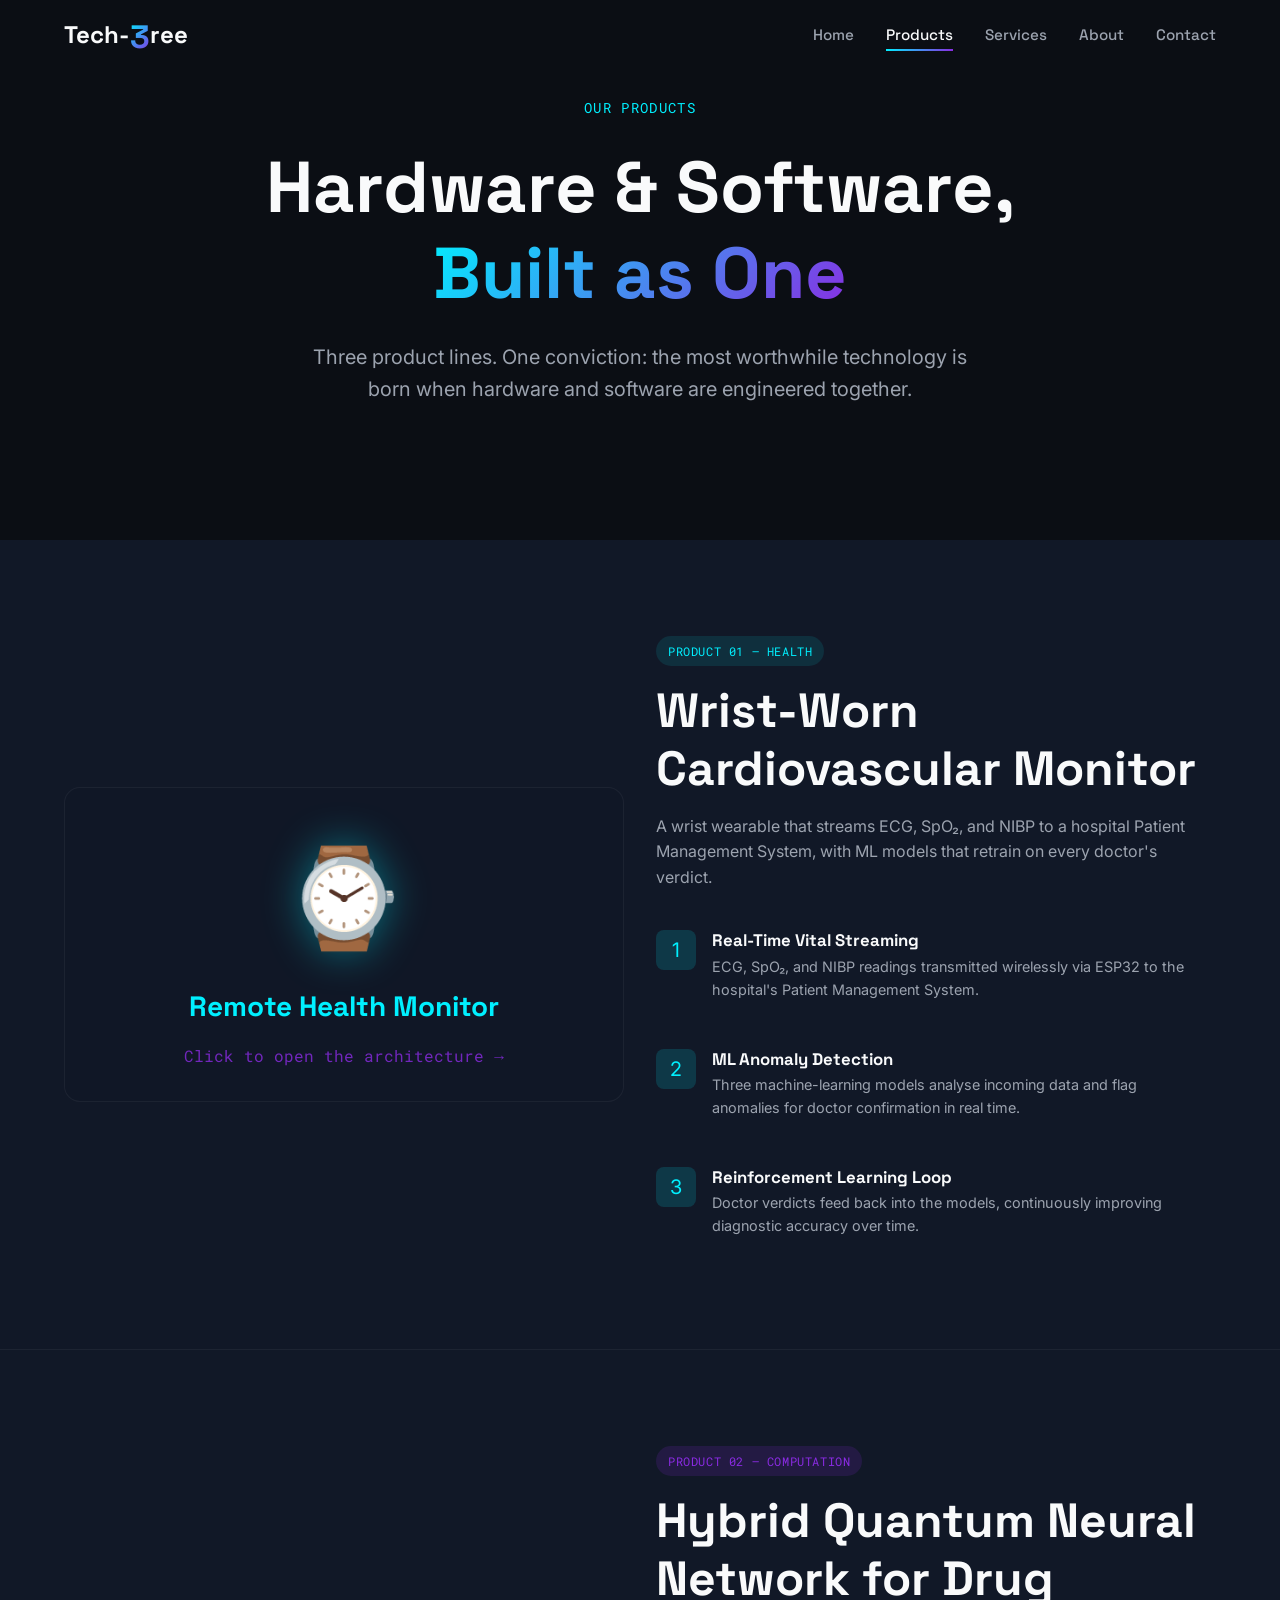
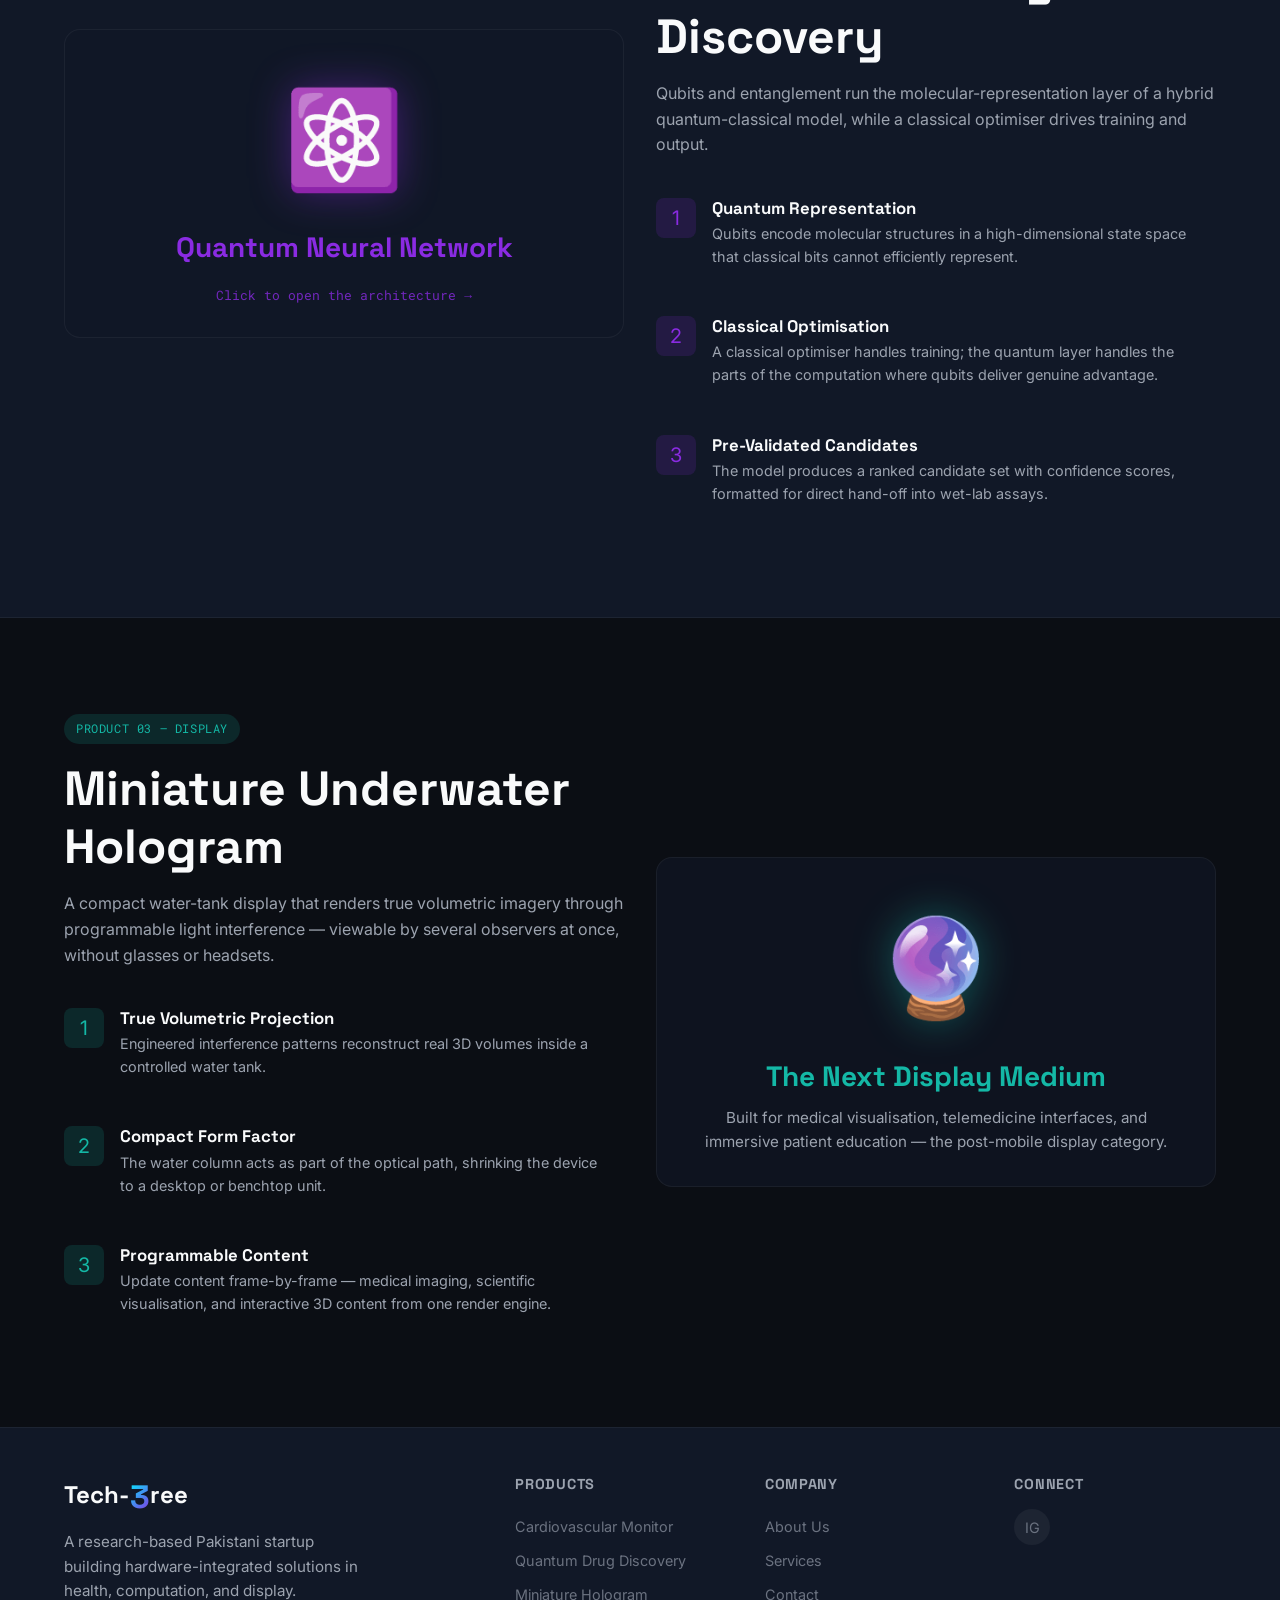
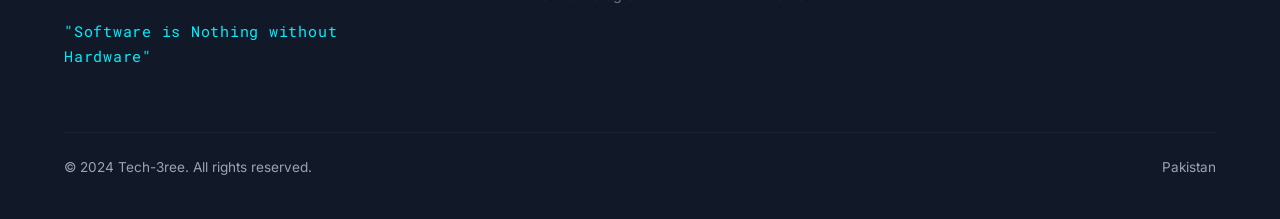
<file: products.html>
<!DOCTYPE html>
<html lang="en">
<head>
  <meta charset="UTF-8">
  <meta name="viewport" content="width=device-width, initial-scale=1.0">
  <title>Products — Tech-3ree</title>
  <meta name="description" content="Explore Tech-3ree's three hardware-integrated products: wrist-side cardiovascular monitoring, quantum drug discovery, and miniature holography.">
  <link rel="preconnect" href="https://fonts.googleapis.com">
  <link rel="preconnect" href="https://fonts.gstatic.com" crossorigin>
  <link href="https://fonts.googleapis.com/css2?family=Inter:wght@300;400;500;600;700&family=Roboto+Mono:wght@400;500;700&family=Space+Grotesk:wght@400;500;600;700&display=swap" rel="stylesheet">
  <link rel="stylesheet" href="css/styles.css">
</head>
<body>
  <nav class="navbar">
    <div class="container">
      <a href="index.html" class="logo">
        <span>Tech-<span class="logo-three">3</span>ree</span>
      </a>
      <button class="mobile-menu-btn" aria-label="Toggle menu" aria-expanded="false" aria-controls="nav-menu">
        <svg width="24" height="24" viewBox="0 0 24 24" fill="none" stroke="currentColor" stroke-width="2" stroke-linecap="round" stroke-linejoin="round"><line x1="3" y1="12" x2="21" y2="12"></line><line x1="3" y1="6" x2="21" y2="6"></line><line x1="3" y1="18" x2="21" y2="18"></line></svg>
      </button>
      <div class="nav-links" id="nav-menu">
        <a href="index.html">Home</a>
        <a href="products.html" class="active">Products</a>
        <a href="services.html">Services</a>
        <a href="about.html">About</a>
        <a href="contact.html">Contact</a>
      </div>
    </div>
  </nav>

  <header class="hero" style="min-height: 60vh;">
    <canvas id="products-canvas" class="hero-canvas"></canvas>
    <div class="hero-overlay"></div>
    <div class="hero-content">
      <span class="mono">Our Products</span>
      <h1>Hardware & Software, <span class="text-gradient">Built as One</span></h1>
      <p>Three product lines. One conviction: the most worthwhile technology is born when hardware and software are engineered together.</p>
    </div>
  </header>

  <main>
    <!-- ── Cardiovascular Monitor — Product Card ──────────────────────────── -->
    <section id="cardiovascular" class="product-section" style="background: var(--bg-secondary);">
      <div class="container">
        <div class="grid grid-2" style="align-items: center;">
          <div class="order-2 animate-on-scroll" style="order: 2;">
            <span class="product-tag cyan">Product 01 — Health</span>
            <h2>Wrist-Worn Cardiovascular Monitor</h2>
            <p>A wrist wearable that streams ECG, SpO₂, and NIBP to a hospital Patient Management System, with ML models that retrain on every doctor's verdict.</p>
            <ul class="feature-list" style="margin-top: 1.5rem;">
              <li class="feature-item" style="background: transparent; border: none; padding-left: 0;">
                <div class="feature-icon" style="background: rgba(0, 240, 255, 0.15); color: var(--accent-cyan);">1</div>
                <div>
                  <h4>Real-Time Vital Streaming</h4>
                  <p>ECG, SpO₂, and NIBP readings transmitted wirelessly via ESP32 to the hospital's Patient Management System.</p>
                </div>
              </li>
              <li class="feature-item" style="background: transparent; border: none; padding-left: 0;">
                <div class="feature-icon" style="background: rgba(0, 240, 255, 0.15); color: var(--accent-cyan);">2</div>
                <div>
                  <h4>ML Anomaly Detection</h4>
                  <p>Three machine-learning models analyse incoming data and flag anomalies for doctor confirmation in real time.</p>
                </div>
              </li>
              <li class="feature-item" style="background: transparent; border: none; padding-left: 0;">
                <div class="feature-icon" style="background: rgba(0, 240, 255, 0.15); color: var(--accent-cyan);">3</div>
                <div>
                  <h4>Reinforcement Learning Loop</h4>
                  <p>Doctor verdicts feed back into the models, continuously improving diagnostic accuracy over time.</p>
                </div>
              </li>
            </ul>
          </div>
          <a href="architecture.html" class="card-3d animate-on-scroll" style="text-align: center; min-height: 300px; display: flex; flex-direction: column; justify-content: center; align-items: center; order: 1; text-decoration: none; color: inherit;">
            <div style="font-size: 6rem; margin-bottom: 1rem; filter: drop-shadow(0 0 20px rgba(0, 240, 255, 0.4));">⌚</div>
            <h3 class="text-cyan">Remote Health Monitor</h3>
            <p style="margin-top: 0.5rem; font-family: var(--font-mono); font-size: 1.0rem; color: var(--accent-purple); opacity: 0.8;">Click to open the architecture →</p>
          </a>
        </div>
      </div>
    </section>

    <section id="quantum" class="product-section" style="background: var(--bg-secondary);">
      <div class="container">
        <div class="grid grid-2" style="align-items: center;">
          <div class="order-2 animate-on-scroll" style="order: 2;">
            <span class="product-tag purple">Product 02 — Computation</span>
            <h2>Hybrid Quantum Neural Network for Drug Discovery</h2>
            <p>Qubits and entanglement run the molecular-representation layer of a hybrid quantum-classical model, while a classical optimiser drives training and output.</p>
            <ul class="feature-list" style="margin-top: 1.5rem;">
              <li class="feature-item" style="background: transparent; border: none; padding-left: 0;">
                <div class="feature-icon" style="background: rgba(138, 43, 226, 0.15); color: var(--accent-purple);">1</div>
                <div>
                  <h4>Quantum Representation</h4>
                  <p>Qubits encode molecular structures in a high-dimensional state space that classical bits cannot efficiently represent.</p>
                </div>
              </li>
              <li class="feature-item" style="background: transparent; border: none; padding-left: 0;">
                <div class="feature-icon" style="background: rgba(138, 43, 226, 0.15); color: var(--accent-purple);">2</div>
                <div>
                  <h4>Classical Optimisation</h4>
                  <p>A classical optimiser handles training; the quantum layer handles the parts of the computation where qubits deliver genuine advantage.</p>
                </div>
              </li>
              <li class="feature-item" style="background: transparent; border: none; padding-left: 0;">
                <div class="feature-icon" style="background: rgba(138, 43, 226, 0.15); color: var(--accent-purple);">3</div>
                <div>
                  <h4>Pre-Validated Candidates</h4>
                  <p>The model produces a ranked candidate set with confidence scores, formatted for direct hand-off into wet-lab assays.</p>
                </div>
              </li>
            </ul>
          </div>
          <a href="architecture2.html" class="card-3d animate-on-scroll" style="text-align: center; min-height: 300px; display: flex; flex-direction: column; justify-content: center; align-items: center; order: 1; text-decoration: none; color: inherit;">
            <div style="font-size: 6rem; margin-bottom: 1rem; filter: drop-shadow(0 0 20px rgba(138, 43, 226, 0.4));">⚛️</div>
            <h3 class="text-purple">Quantum Neural Network</h3>
            <p style="margin-top: 0.5rem; font-family: var(--font-mono); font-size: 0.8rem; color: var(--accent-purple); opacity: 0.8;">Click to open the architecture →</p>
          </a>
        </div>
      </div>
    </section>

    <section id="hologram" class="product-section">
      <div class="container">
        <div class="grid grid-2" style="align-items: center;">
          <div class="animate-on-scroll">
            <span class="product-tag teal">Product 03 — Display</span>
            <h2>Miniature Underwater Hologram</h2>
            <p>A compact water-tank display that renders true volumetric imagery through programmable light interference — viewable by several observers at once, without glasses or headsets.</p>
            <ul class="feature-list" style="margin-top: 1.5rem;">
              <li class="feature-item" style="background: transparent; border: none; padding-left: 0;">
                <div class="feature-icon" style="background: rgba(20, 184, 166, 0.15); color: var(--accent-teal);">1</div>
                <div>
                  <h4>True Volumetric Projection</h4>
                  <p>Engineered interference patterns reconstruct real 3D volumes inside a controlled water tank.</p>
                </div>
              </li>
              <li class="feature-item" style="background: transparent; border: none; padding-left: 0;">
                <div class="feature-icon" style="background: rgba(20, 184, 166, 0.15); color: var(--accent-teal);">2</div>
                <div>
                  <h4>Compact Form Factor</h4>
                  <p>The water column acts as part of the optical path, shrinking the device to a desktop or benchtop unit.</p>
                </div>
              </li>
              <li class="feature-item" style="background: transparent; border: none; padding-left: 0;">
                <div class="feature-icon" style="background: rgba(20, 184, 166, 0.15); color: var(--accent-teal);">3</div>
                <div>
                  <h4>Programmable Content</h4>
                  <p>Update content frame-by-frame — medical imaging, scientific visualisation, and interactive 3D content from one render engine.</p>
                </div>
              </li>
            </ul>
          </div>
          <div class="card-3d animate-on-scroll" style="text-align: center; min-height: 300px; display: flex; flex-direction: column; justify-content: center; align-items: center;">
            <div style="font-size: 6rem; margin-bottom: 1rem; filter: drop-shadow(0 0 20px rgba(20, 184, 166, 0.4));">🔮</div>
            <h3 class="text-teal">The Next Display Medium</h3>
            <p>Built for medical visualisation, telemedicine interfaces, and immersive patient education — the post-mobile display category.</p>
          </div>
        </div>
      </div>
    </section>
  </main>

  <footer class="footer">
    <div class="container">
      <div class="footer-grid">
        <div class="footer-brand">
          <a href="index.html" class="logo">
                <span>Tech-<span class="logo-three">3</span>ree</span>
          </a>
          <p>A research-based Pakistani startup building hardware-integrated solutions in health, computation, and display.</p>
          <p class="mono" style="color: var(--accent-cyan);">"Software is Nothing without Hardware"</p>
        </div>
        <div class="footer-column">
          <h4>Products</h4>
          <a href="products.html#cardiovascular">Cardiovascular Monitor</a>
          <a href="products.html#quantum">Quantum Drug Discovery</a>
          <a href="products.html#hologram">Miniature Hologram</a>
        </div>
        <div class="footer-column">
          <h4>Company</h4>
          <a href="about.html">About Us</a>
          <a href="services.html">Services</a>
          <a href="contact.html">Contact</a>
        </div>
        <div class="footer-column">
          <h4>Connect</h4>
          <div class="social-links">
            <a href="https://www.instagram.com/tech.3ree/" target="_blank" rel="noopener noreferrer" aria-label="Instagram">IG</a>
          </div>
        </div>
      </div>
      <div class="footer-bottom">
        <p>© 2024 Tech-3ree. All rights reserved.</p>
        <p>Pakistan</p>
      </div>
    </div>
  </footer>

  <script src="js/main.js"></script>
</body>
</html>
</file>
<file: css/styles.css>
/* ==========================================================================
   Tech-3ree — Global Stylesheet
   Theme: Hardware-Integrated Research
   ========================================================================== */

/* --------------------------------------------------------------------------
   CSS Variables
   -------------------------------------------------------------------------- */
:root {
  /* Base colors */
  --bg-primary: #0B0E14;
  --bg-secondary: #111827;
  --bg-tertiary: #1F2937;
  --text-primary: #F9FAFB;
  --text-secondary: #9CA3AF;
  --text-muted: #6B7280;

  /* Accent colors */
  --accent-cyan: #00F0FF;
  --accent-purple: #8A2BE2;
  --accent-teal: #14B8A6;
  --accent-rose: #F43F5E;

  /* Gradients */
  --gradient-hero: linear-gradient(135deg, rgba(0, 240, 255, 0.15) 0%, rgba(138, 43, 226, 0.15) 50%, rgba(20, 184, 166, 0.15) 100%);
  --gradient-accent: linear-gradient(135deg, var(--accent-cyan) 0%, var(--accent-purple) 100%);

  /* Typography */
  --font-heading: 'Space Grotesk', sans-serif;
  --font-body: 'Inter', sans-serif;
  --font-mono: 'Roboto Mono', monospace;

  /* Spacing */
  --section-padding: 6rem 0;
  --container-padding: 0 1.5rem;

  /* Transitions */
  --transition-fast: 0.2s ease;
  --transition-base: 0.3s ease;
  --transition-slow: 0.5s ease;

  /* Shadows */
  --shadow-glow-cyan: 0 0 30px rgba(0, 240, 255, 0.3);
  --shadow-glow-purple: 0 0 30px rgba(138, 43, 226, 0.3);
  --shadow-card: 0 10px 40px rgba(0, 0, 0, 0.4);
}

/* --------------------------------------------------------------------------
   Reset & Base
   -------------------------------------------------------------------------- */
*,
*::before,
*::after {
  box-sizing: border-box;
  margin: 0;
  padding: 0;
}

html {
  scroll-behavior: smooth;
  font-size: 16px;
}

body {
  font-family: var(--font-body);
  background-color: var(--bg-primary);
  color: var(--text-primary);
  line-height: 1.6;
  overflow-x: hidden;
  -webkit-font-smoothing: antialiased;
  -moz-osx-font-smoothing: grayscale;
}

img {
  max-width: 100%;
  height: auto;
  display: block;
}

a {
  color: inherit;
  text-decoration: none;
  transition: color var(--transition-fast);
}

a:hover {
  color: var(--accent-cyan);
}

ul, ol {
  list-style: none;
}

/* --------------------------------------------------------------------------
   Typography
   -------------------------------------------------------------------------- */
h1, h2, h3, h4, h5, h6 {
  font-family: var(--font-heading);
  font-weight: 700;
  line-height: 1.2;
  color: var(--text-primary);
}

h1 {
  font-size: clamp(2.5rem, 6vw, 4.5rem);
  font-weight: 700;
}

h2 {
  font-size: clamp(2rem, 4vw, 3rem);
  margin-bottom: 1rem;
}

h3 {
  font-size: clamp(1.25rem, 2.5vw, 1.75rem);
  margin-bottom: 0.75rem;
}

p {
  margin-bottom: 1rem;
  color: var(--text-secondary);
}

.text-gradient {
  background: var(--gradient-accent);
  -webkit-background-clip: text;
  background-clip: text;
  -webkit-text-fill-color: transparent;
}

.text-cyan { color: var(--accent-cyan); }
.text-purple { color: var(--accent-purple); }
.text-teal { color: var(--accent-teal); }
.text-muted { color: var(--text-muted); }

.mono {
  font-family: var(--font-mono);
  font-size: 0.85rem;
  letter-spacing: 0.05em;
}

/* --------------------------------------------------------------------------
   Layout
   -------------------------------------------------------------------------- */
.container {
  width: 100%;
  max-width: 1200px;
  margin: 0 auto;
  padding: var(--container-padding);
}

.section {
  position: relative;
  padding: var(--section-padding);
  overflow: hidden;
}

.section-header {
  text-align: center;
  max-width: 800px;
  margin: 0 auto 4rem;
}

.section-header .mono {
  display: inline-block;
  color: var(--accent-cyan);
  text-transform: uppercase;
  margin-bottom: 0.75rem;
}

.section-header h2 {
  margin-bottom: 1rem;
}

.section-header p {
  font-size: 1.1rem;
  color: var(--text-secondary);
}

.grid {
  display: grid;
  gap: 2rem;
}

.grid-2 { grid-template-columns: repeat(2, minmax(0, 1fr)); }
.grid-3 { grid-template-columns: repeat(3, minmax(0, 1fr)); }
.grid-4 { grid-template-columns: repeat(4, minmax(0, 1fr)); }

.grid > * {
  min-width: 0;
}

/* --------------------------------------------------------------------------
   Navigation
   -------------------------------------------------------------------------- */
.navbar {
  position: fixed;
  top: 0;
  left: 0;
  width: 100%;
  z-index: 1000;
  padding: 1rem 0;
  transition: background var(--transition-base), backdrop-filter var(--transition-base);
}

.navbar.scrolled {
  background: rgba(11, 14, 20, 0.85);
  backdrop-filter: blur(12px);
  border-bottom: 1px solid rgba(255, 255, 255, 0.05);
}

.navbar .container {
  display: flex;
  align-items: center;
  justify-content: space-between;
}

.logo {
  display: flex;
  align-items: center;
  gap: 0.75rem;
  font-family: var(--font-heading);
  font-size: 1.5rem;
  font-weight: 700;
  color: var(--text-primary);
}
.logo-three {
  display: inline-block;
  font-size: 1.35em;
  font-weight: 800;
  line-height: 1;
  vertical-align: middle;
  background: var(--gradient-accent);
  -webkit-background-clip: text;
  background-clip: text;
  -webkit-text-fill-color: transparent;
  margin: 0 0.02em;
}
.nav-links {
  display: flex;
  align-items: center;
  gap: 2rem;
}

.nav-links a {
  font-family: var(--font-heading);
  font-size: 0.95rem;
  font-weight: 500;
  color: var(--text-secondary);
  position: relative;
  padding: 0.25rem 0;
}

.nav-links a::after {
  content: '';
  position: absolute;
  bottom: 0;
  left: 0;
  width: 0;
  height: 2px;
  background: var(--gradient-accent);
  transition: width var(--transition-base);
}

.nav-links a:hover,
.nav-links a.active {
  color: var(--text-primary);
}

.nav-links a:hover::after,
.nav-links a.active::after {
  width: 100%;
}

.mobile-menu-btn {
  display: none;
  background: none;
  border: none;
  color: var(--text-primary);
  font-size: 1.5rem;
  cursor: pointer;
  padding: 0.5rem;
}

/* --------------------------------------------------------------------------
   Buttons
   -------------------------------------------------------------------------- */
.btn {
  display: inline-flex;
  align-items: center;
  justify-content: center;
  gap: 0.5rem;
  padding: 0.85rem 1.75rem;
  border-radius: 8px;
  font-family: var(--font-heading);
  font-weight: 600;
  font-size: 0.95rem;
  transition: transform var(--transition-fast), box-shadow var(--transition-fast), background var(--transition-fast);
  cursor: pointer;
  border: none;
}

.btn:hover {
  transform: translateY(-2px);
}

.btn-primary {
  background: var(--gradient-accent);
  color: var(--bg-primary);
  box-shadow: var(--shadow-glow-cyan);
}

.btn-primary:hover {
  box-shadow: 0 0 40px rgba(0, 240, 255, 0.5);
}

.btn-outline {
  background: transparent;
  color: var(--text-primary);
  border: 1px solid rgba(255, 255, 255, 0.2);
}

.btn-outline:hover {
  border-color: var(--accent-cyan);
  box-shadow: var(--shadow-glow-cyan);
}

/* --------------------------------------------------------------------------
   Hero
   -------------------------------------------------------------------------- */
.hero {
  position: relative;
  min-height: 100vh;
  display: flex;
  align-items: center;
  justify-content: center;
  text-align: center;
  overflow: hidden;
}

.hero-canvas {
  position: absolute;
  top: 0;
  left: 0;
  width: 100%;
  height: 100%;
  z-index: 0;
}

.hero-content {
  position: relative;
  z-index: 2;
  max-width: 900px;
  padding: 0 1.5rem;
}

.hero .mono {
  display: inline-block;
  color: var(--accent-cyan);
  margin-bottom: 1.5rem;
  text-transform: uppercase;
  letter-spacing: 0.1em;
  animation: fadeInUp 0.8s ease both;
  animation-delay: 0.2s;
}

.hero h1 {
  margin-bottom: 1.5rem;
  animation: fadeInUp 0.8s ease both;
  animation-delay: 0.4s;
}

.hero p {
  font-size: clamp(1rem, 2vw, 1.25rem);
  color: var(--text-secondary);
  margin-bottom: 2.5rem;
  max-width: 700px;
  margin-left: auto;
  margin-right: auto;
  animation: fadeInUp 0.8s ease both;
  animation-delay: 0.6s;
}

.hero-cta {
  display: flex;
  gap: 1rem;
  justify-content: center;
  flex-wrap: wrap;
  animation: fadeInUp 0.8s ease both;
  animation-delay: 0.8s;
}

.hero-overlay {
  position: absolute;
  bottom: 0;
  left: 0;
  width: 100%;
  height: 200px;
  background: linear-gradient(to top, var(--bg-primary), transparent);
  z-index: 1;
  pointer-events: none;
}

/* --------------------------------------------------------------------------
   3D Cards
   -------------------------------------------------------------------------- */
.card-3d {
  position: relative;
  background: rgba(17, 24, 39, 0.6);
  border: 1px solid rgba(255, 255, 255, 0.05);
  border-radius: 16px;
  padding: 2rem;
  transform-style: preserve-3d;
  transform: perspective(1000px);
  transition: transform var(--transition-base), box-shadow var(--transition-base);
  cursor: default;
  overflow: hidden;
}

.card-3d::before {
  content: '';
  position: absolute;
  top: 0;
  left: -100%;
  width: 100%;
  height: 100%;
  background: linear-gradient(90deg, transparent, rgba(255, 255, 255, 0.05), transparent);
  transition: left 0.6s ease;
  pointer-events: none;
}

.card-3d:hover::before {
  left: 100%;
}

.card-3d:hover {
  box-shadow: 0 20px 60px rgba(0, 240, 255, 0.1);
  border-color: rgba(0, 240, 255, 0.2);
}

.card-icon {
  width: 60px;
  height: 60px;
  border-radius: 12px;
  display: flex;
  align-items: center;
  justify-content: center;
  font-size: 1.75rem;
  margin-bottom: 1.5rem;
  background: var(--bg-tertiary);
  box-shadow: 0 0 20px rgba(0, 240, 255, 0.15);
}

.card-3d h3 {
  margin-bottom: 0.75rem;
}

.card-3d p {
  margin-bottom: 0;
  color: var(--text-secondary);
  font-size: 0.95rem;
}

/* --------------------------------------------------------------------------
   Feature Lists
   -------------------------------------------------------------------------- */
.feature-list {
  display: flex;
  flex-direction: column;
  gap: 1rem;
}

.feature-item {
  display: flex;
  gap: 1rem;
  align-items: flex-start;
  padding: 1rem;
  background: rgba(255, 255, 255, 0.03);
  border-radius: 12px;
  border: 1px solid rgba(255, 255, 255, 0.05);
}

.feature-icon {
  flex-shrink: 0;
  width: 40px;
  height: 40px;
  border-radius: 8px;
  background: var(--gradient-accent);
  display: flex;
  align-items: center;
  justify-content: center;
  font-size: 1.25rem;
}

.feature-item h4 {
  font-size: 1.05rem;
  margin-bottom: 0.25rem;
}

.feature-item p {
  margin-bottom: 0;
  font-size: 0.9rem;
}

/* --------------------------------------------------------------------------
   Stats
   -------------------------------------------------------------------------- */
.stat-card {
  background: rgba(255, 255, 255, 0.03);
  border: 1px solid rgba(255, 255, 255, 0.05);
  border-radius: 12px;
  padding: 1.5rem;
  text-align: center;
}

.stat-number {
  font-family: var(--font-mono);
  font-size: 2rem;
  font-weight: 700;
  color: var(--accent-cyan);
  margin-bottom: 0.5rem;
}

.stat-label {
  font-size: 0.85rem;
  color: var(--text-secondary);
  text-transform: uppercase;
  letter-spacing: 0.05em;
}

/* --------------------------------------------------------------------------
   Product Sections
   -------------------------------------------------------------------------- */
.product-section {
  position: relative;
  padding: 6rem 0;
  border-bottom: 1px solid rgba(255, 255, 255, 0.05);
}

.product-section:last-child {
  border-bottom: none;
}

.product-tag {
  display: inline-block;
  padding: 0.35rem 0.75rem;
  border-radius: 999px;
  font-family: var(--font-mono);
  font-size: 0.75rem;
  text-transform: uppercase;
  letter-spacing: 0.05em;
  margin-bottom: 1rem;
}

.product-tag.cyan { background: rgba(0, 240, 255, 0.1); color: var(--accent-cyan); }
.product-tag.purple { background: rgba(138, 43, 226, 0.15); color: var(--accent-purple); }
.product-tag.teal { background: rgba(20, 184, 166, 0.15); color: var(--accent-teal); }

/* --------------------------------------------------------------------------
   Timeline / Roadmap
   -------------------------------------------------------------------------- */
.timeline {
  position: relative;
  padding-left: 2rem;
}

.timeline::before {
  content: '';
  position: absolute;
  left: 7px;
  top: 0;
  height: 100%;
  width: 2px;
  background: var(--gradient-accent);
}

.timeline-item {
  position: relative;
  padding-bottom: 2rem;
}

.timeline-item::before {
  content: '';
  position: absolute;
  left: -2rem;
  top: 0.35rem;
  width: 12px;
  height: 12px;
  border-radius: 50%;
  background: var(--accent-cyan);
  box-shadow: 0 0 15px var(--accent-cyan);
}

.timeline-item h4 {
  color: var(--text-primary);
  margin-bottom: 0.25rem;
}

.timeline-item p {
  margin-bottom: 0;
  font-size: 0.95rem;
}

/* --------------------------------------------------------------------------
   Contact
   -------------------------------------------------------------------------- */
.contact-form {
  max-width: 600px;
  margin: 0 auto;
  background: rgba(17, 24, 39, 0.6);
  border: 1px solid rgba(255, 255, 255, 0.05);
  border-radius: 16px;
  padding: 2.5rem;
}

.form-group {
  margin-bottom: 1.5rem;
}

.form-group label {
  display: block;
  margin-bottom: 0.5rem;
  font-family: var(--font-heading);
  font-size: 0.9rem;
  color: var(--text-secondary);
}

.form-group input,
.form-group textarea,
.form-group select {
  width: 100%;
  padding: 0.85rem 1rem;
  background: rgba(255, 255, 255, 0.03);
  border: 1px solid rgba(255, 255, 255, 0.1);
  border-radius: 8px;
  color: var(--text-primary);
  font-family: var(--font-body);
  font-size: 1rem;
  transition: border-color var(--transition-fast), box-shadow var(--transition-fast);
}

.form-group input:focus,
.form-group textarea:focus,
.form-group select:focus {
  outline: none;
  border-color: var(--accent-cyan);
  box-shadow: 0 0 0 3px rgba(0, 240, 255, 0.1);
}

.form-group textarea {
  min-height: 120px;
  resize: vertical;
}

/* --------------------------------------------------------------------------
   Cardiovascular 3D Visualization
   -------------------------------------------------------------------------- */
.cviz-section {
  position: relative;
  padding: 0;
  margin: 0;
  overflow: hidden;
  border-bottom: 1px solid rgba(255, 255, 255, 0.05);
}

.cviz-container {
  position: relative;
  width: 100%;
  height: 92vh;
  min-height: 620px;
  max-height: 920px;
  background: #050810;
  overflow: hidden;
}

.cviz-container canvas {
  display: block;
  width: 100%;
  height: 100%;
}

.cviz-cross {
  position: absolute;
  top: 24px;
  right: 24px;
  width: 60px;
  height: 60px;
  display: flex;
  align-items: center;
  justify-content: center;
  z-index: 10;
  pointer-events: none;
}

.cviz-cross::before,
.cviz-cross::after {
  content: '';
  position: absolute;
  background: #EF4444;
  border-radius: 2px;
}

.cviz-cross::before {
  width: 8px;
  height: 48px;
}

.cviz-cross::after {
  width: 48px;
  height: 8px;
}

.cviz-back-btn {
  position: absolute;
  top: 24px;
  left: 24px;
  padding: 0.6rem 1.2rem;
  background: rgba(17, 24, 39, 0.8);
  border: 1px solid rgba(255, 255, 255, 0.15);
  border-radius: 8px;
  color: var(--text-primary);
  font-family: var(--font-mono);
  font-size: 0.85rem;
  cursor: pointer;
  z-index: 10;
  display: none;
  transition: background var(--transition-fast), border-color var(--transition-fast);
  backdrop-filter: blur(8px);
}

.cviz-back-btn:hover {
  background: rgba(0, 240, 255, 0.1);
  border-color: var(--accent-cyan);
}

.cviz-back-btn.visible {
  display: flex;
  align-items: center;
  gap: 0.5rem;
}

.cviz-info-panel {
  position: absolute;
  bottom: 24px;
  left: 50%;
  transform: translateX(-50%);
  background: rgba(11, 14, 20, 0.92);
  border: 1px solid rgba(0, 240, 255, 0.25);
  border-radius: 12px;
  padding: 1.2rem 1.8rem;
  z-index: 10;
  max-width: 500px;
  text-align: center;
  backdrop-filter: blur(12px);
  opacity: 0;
  transform: translateX(-50%) translateY(10px);
  transition: opacity 0.3s ease, transform 0.3s ease;
  pointer-events: none;
}

.cviz-info-panel.visible {
  opacity: 1;
  transform: translateX(-50%) translateY(0);
  pointer-events: auto;
}

.cviz-info-panel h4 {
  font-family: var(--font-heading);
  font-size: 1rem;
  color: var(--accent-cyan);
  margin-bottom: 0.4rem;
}

.cviz-info-panel p {
  font-size: 0.85rem;
  color: var(--text-secondary);
  margin-bottom: 0;
  line-height: 1.5;
}

.cviz-hint {
  position: absolute;
  bottom: 24px;
  left: 50%;
  transform: translateX(-50%);
  z-index: 10;
  pointer-events: none;
  opacity: 0;
  transition: opacity 0.5s ease;
}

.cviz-hint.visible {
  opacity: 1;
}

.cviz-hint-text {
  font-family: var(--font-mono);
  font-size: 0.8rem;
  color: rgba(255, 255, 255, 0.5);
  background: rgba(11, 14, 20, 0.7);
  padding: 0.5rem 1rem;
  border-radius: 20px;
  border: 1px solid rgba(255, 255, 255, 0.08);
  white-space: nowrap;
}

@media (max-width: 768px) {
  .cviz-container {
    height: 65vh;
    min-height: 400px;
  }

  .cviz-cross {
    width: 44px;
    height: 44px;
    top: 16px;
    right: 16px;
  }

  .cviz-cross::before {
    width: 6px;
    height: 36px;
  }

  .cviz-cross::after {
    width: 36px;
    height: 6px;
  }

  .cviz-back-btn {
    top: 16px;
    left: 16px;
    padding: 0.5rem 1rem;
    font-size: 0.8rem;
  }

  .cviz-info-panel {
    left: 1rem;
    right: 1rem;
    transform: translateX(0) translateY(10px);
    max-width: none;
    bottom: 16px;
  }

  .cviz-info-panel.visible {
    transform: translateX(0) translateY(0);
  }

  .cviz-hint {
    left: 1rem;
    right: 1rem;
    transform: none;
    bottom: 16px;
  }
}

/* Drag-mode toggle button */
.cviz-drag-btn {
  position: absolute;
  top: 24px;
  left: 50%;
  transform: translateX(-50%);
  padding: 0.6rem 1.2rem;
  background: rgba(17, 24, 39, 0.8);
  border: 1px solid rgba(255, 255, 255, 0.15);
  border-radius: 8px;
  color: var(--text-primary);
  font-family: var(--font-mono);
  font-size: 0.85rem;
  cursor: pointer;
  z-index: 10;
  transition: background var(--transition-fast), border-color var(--transition-fast);
  backdrop-filter: blur(8px);
  display: flex;
  align-items: center;
  gap: 0.5rem;
}

.cviz-drag-btn:hover {
  background: rgba(0, 240, 255, 0.1);
  border-color: var(--accent-cyan);
}

.cviz-drag-btn.active {
  background: rgba(0, 240, 255, 0.15);
  border-color: var(--accent-cyan);
  color: var(--accent-cyan);
}

/* Fullscreen exit button */
.cviz-fullscreen-btn {
  position: absolute;
  top: 24px;
  right: 160px;
  padding: 0.6rem 1.2rem;
  background: rgba(17, 24, 39, 0.8);
  border: 1px solid rgba(239, 68, 68, 0.3);
  border-radius: 8px;
  color: var(--text-primary);
  font-family: var(--font-mono);
  font-size: 0.85rem;
  cursor: pointer;
  z-index: 10;
  transition: background var(--transition-fast), border-color var(--transition-fast);
  backdrop-filter: blur(8px);
  display: none;
  align-items: center;
  gap: 0.5rem;
}

.cviz-fullscreen-btn:hover {
  background: rgba(239, 68, 68, 0.1);
  border-color: var(--accent-red);
}

.cviz-fullscreen-btn.visible {
  display: flex;
}

/* Fullscreen mode */
.cviz-container.cviz-fullscreen {
  position: fixed;
  top: 0;
  left: 0;
  width: 100vw;
  height: 100vh;
  min-height: unset;
  max-height: unset;
  z-index: 9999;
  border-radius: 0;
  transition: height 0.35s ease, min-height 0.35s ease, max-height 0.35s ease;
}

.cviz-container.cviz-fullscreen .cviz-drag-btn {
  top: 16px;
  right: 16px;
}

.cviz-container.cviz-fullscreen .cviz-fullscreen-btn {
  top: 16px;
  right: 180px;
}

@media (max-width: 768px) {
  .cviz-drag-btn {
    top: 16px;
    right: 16px;
    padding: 0.5rem 0.8rem;
    font-size: 0.75rem;
  }

  .cviz-fullscreen-btn {
    top: 16px;
    right: 120px;
    padding: 0.5rem 0.8rem;
    font-size: 0.75rem;
  }
}

/* --------------------------------------------------------------------------
   Footer
   -------------------------------------------------------------------------- */
.footer {
  background: var(--bg-secondary);
  padding: 3rem 0 1.5rem;
  border-top: 1px solid rgba(255, 255, 255, 0.05);
}

.footer-grid {
  display: grid;
  grid-template-columns: 2fr 1fr 1fr 1fr;
  gap: 3rem;
  margin-bottom: 3rem;
}

.footer-brand p {
  margin: 1rem 0;
  max-width: 300px;
  font-size: 0.95rem;
}

.footer-column h4 {
  font-size: 0.9rem;
  text-transform: uppercase;
  letter-spacing: 0.05em;
  margin-bottom: 1rem;
  color: var(--text-secondary);
}

.footer-column a {
  display: block;
  color: var(--text-muted);
  padding: 0.35rem 0;
  font-size: 0.9rem;
  transition: color var(--transition-fast);
}

.footer-column a:hover {
  color: var(--accent-cyan);
}

.footer-bottom {
  display: flex;
  justify-content: space-between;
  align-items: center;
  padding-top: 1.5rem;
  border-top: 1px solid rgba(255, 255, 255, 0.05);
  font-size: 0.85rem;
  color: var(--text-muted);
  flex-wrap: wrap;
  gap: 1rem;
}

.social-links {
  display: flex;
  gap: 1rem;
}

.social-links a {
  width: 36px;
  height: 36px;
  border-radius: 50%;
  background: rgba(255, 255, 255, 0.05);
  display: flex;
  align-items: center;
  justify-content: center;
  transition: background var(--transition-fast), transform var(--transition-fast);
}

.social-links a:hover {
  background: rgba(0, 240, 255, 0.15);
  transform: translateY(-3px);
}

/* --------------------------------------------------------------------------
   Utilities
   -------------------------------------------------------------------------- */
.flex { display: flex; }
.items-center { align-items: center; }
.justify-between { justify-content: space-between; }
.gap-2 { gap: 2rem; }
.mt-1 { margin-top: 1rem; }
.mt-2 { margin-top: 2rem; }
.text-center { text-align: center; }
.hidden { display: none; }

/* --------------------------------------------------------------------------
   Animations
   -------------------------------------------------------------------------- */
@keyframes fadeInUp {
  from {
    opacity: 0;
    transform: translateY(20px);
  }
  to {
    opacity: 1;
    transform: translateY(0);
  }
}

@keyframes float {
  0%, 100% { transform: translateY(0); }
  50% { transform: translateY(-10px); }
}

.animate-on-scroll {
  opacity: 0;
  transform: translateY(30px);
  transition: opacity 0.6s ease, transform 0.6s ease;
}

.animate-on-scroll.is-visible {
  opacity: 1;
  transform: translateY(0);
}

/* --------------------------------------------------------------------------
   Responsive
   -------------------------------------------------------------------------- */
@media (max-width: 1024px) {
  :root {
    --section-padding: 5rem 0;
  }

  .grid-4 { grid-template-columns: repeat(2, minmax(0, 1fr)); }
  .footer-grid { grid-template-columns: repeat(2, minmax(0, 1fr)); }

  .card-3d,
  .contact-form {
    padding: 1.75rem;
  }
}

@media (max-width: 768px) {
  :root {
    --section-padding: 4rem 0;
    --container-padding: 0 1rem;
  }

  html {
    font-size: 15px;
  }

  body.nav-open {
    overflow: hidden;
  }

  .navbar {
    padding: 0.75rem 0;
  }

  .navbar .container {
    min-height: 44px;
  }

  .logo {
    gap: 0.55rem;
    font-size: 1.25rem;
  }

  .nav-links {
    position: fixed;
    top: 0;
    right: 0;
    width: min(86vw, 320px);
    height: 100vh;
    height: 100dvh;
    background: rgba(17, 24, 39, 0.98);
    backdrop-filter: blur(18px);
    flex-direction: column;
    justify-content: flex-start;
    align-items: stretch;
    padding: 6rem 1.5rem 2rem;
    gap: 0.35rem;
    border-left: 1px solid rgba(255, 255, 255, 0.1);
    box-shadow: -18px 0 50px rgba(0, 0, 0, 0.35);
    transform: translateX(100%);
    visibility: hidden;
    opacity: 0;
    pointer-events: none;
    overflow-y: auto;
    transition: transform var(--transition-base), opacity var(--transition-base), visibility var(--transition-base);
  }

  .nav-links.open {
    right: 0;
    transform: translateX(0);
    visibility: visible;
    opacity: 1;
    pointer-events: auto;
  }

  .nav-links a {
    display: block;
    width: 100%;
    padding: 0.8rem 0.75rem;
    border-radius: 8px;
    font-size: 1.05rem;
  }

  .nav-links a::after {
    left: 0.75rem;
    bottom: 0.35rem;
  }

  .nav-links a:hover,
  .nav-links a.active {
    background: rgba(255, 255, 255, 0.05);
  }

  .mobile-menu-btn {
    display: grid;
    place-items: center;
    width: 44px;
    height: 44px;
    z-index: 1001;
    border-radius: 8px;
  }

  .mobile-menu-btn:hover,
  .mobile-menu-btn:focus-visible {
    background: rgba(255, 255, 255, 0.08);
  }

  .grid-2,
  .grid-3,
  .grid-4 {
    grid-template-columns: minmax(0, 1fr);
    gap: 1.25rem;
  }

  .section-header {
    margin-bottom: 2.5rem;
  }

  .section-header p {
    font-size: 1rem;
  }

  .hero {
    min-height: 100svh;
  }

  .hero[style] {
    min-height: 72svh !important;
  }

  .hero-content {
    width: 100%;
    padding: 5.5rem 1rem 2rem;
  }

  .hero .mono {
    max-width: 32rem;
    margin-bottom: 1rem;
    font-size: 0.72rem;
    line-height: 1.5;
  }

  .hero h1 {
    font-size: clamp(2.25rem, 10.5vw, 3.5rem);
    overflow-wrap: break-word;
    margin-bottom: 1.15rem;
  }

  .hero p {
    font-size: 1rem;
    margin-bottom: 1.75rem;
  }

  .hero-cta {
    flex-direction: column;
    align-items: stretch;
    width: min(100%, 20rem);
    margin: 0 auto;
  }

  .btn {
    width: 100%;
    min-height: 44px;
    max-width: none;
  }

  .section,
  .product-section {
    padding: 4rem 0;
  }

  h2,
  h3,
  h4 {
    overflow-wrap: break-word;
  }

  h2 {
    font-size: clamp(1.8rem, 8vw, 2.5rem);
  }

  .card-3d {
    padding: 1.35rem;
    border-radius: 13px;
  }

  .card-icon {
    width: 52px;
    height: 52px;
    margin-bottom: 1.1rem;
    font-size: 1.5rem;
  }

  .feature-item {
    gap: 0.75rem;
    padding: 0.85rem;
  }

  .feature-icon {
    width: 38px;
    height: 38px;
  }

  .product-section .grid-2 > * {
    width: 100%;
  }

  .product-section .card-3d {
    min-height: 220px !important;
  }

  .product-section .card-3d > div:first-child {
    font-size: 4.5rem !important;
  }

  .contact-form {
    padding: 1.25rem;
    border-radius: 13px;
  }

  .form-group {
    margin-bottom: 1.1rem;
  }

  .form-group input,
  .form-group textarea,
  .form-group select {
    min-height: 44px;
  }

  .footer-grid {
    grid-template-columns: minmax(0, 1fr);
    gap: 2rem;
    margin-bottom: 2rem;
  }

  .footer {
    padding: 2.5rem 0 1.25rem;
  }

  .footer-bottom {
    align-items: flex-start;
    flex-direction: column;
    gap: 0.25rem;
  }

  .social-links a {
    width: 44px;
    height: 44px;
  }
}

@media (max-width: 380px) {
  :root {
    --container-padding: 0 0.85rem;
  }

  .hero-content {
    padding-left: 0.85rem;
    padding-right: 0.85rem;
  }

  .logo {
    font-size: 1.1rem;
  }

  .hero h1 {
    font-size: 2.1rem;
  }

  .card-3d,
  .contact-form {
    padding: 1.1rem;
  }
}

@media (prefers-reduced-motion: reduce) {
  *,
  *::before,
  *::after {
    scroll-behavior: auto !important;
    animation-duration: 0.01ms !important;
    animation-iteration-count: 1 !important;
    transition-duration: 0.01ms !important;
  }
}
</file>
